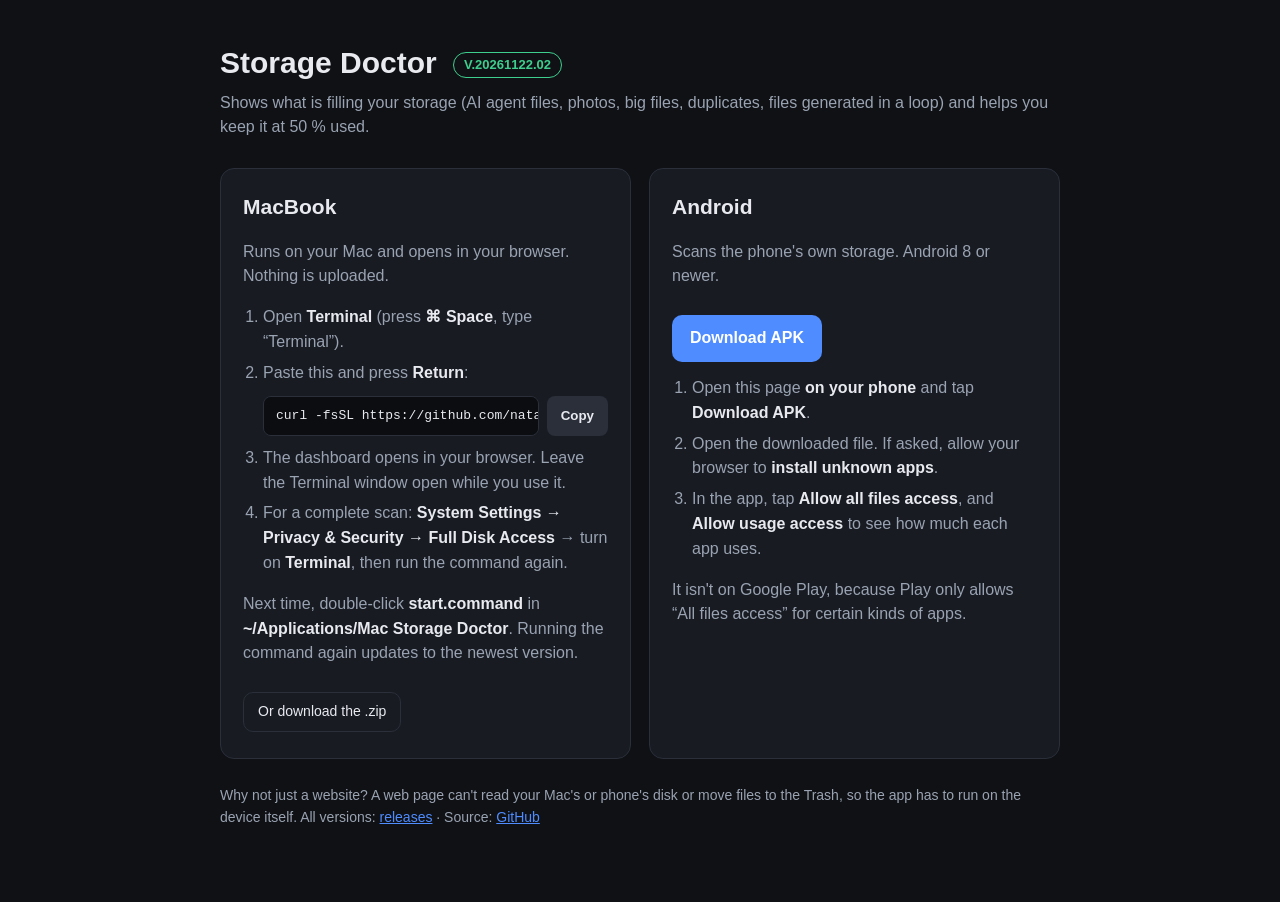
<file: docs/index.html>
<!doctype html>
<html lang="en">
<head>
<meta charset="utf-8">
<meta name="viewport" content="width=device-width, initial-scale=1">
<title>Storage Doctor: install for Mac and Android</title>
<style>
  :root { --bg:#0f1115; --card:#181b22; --line:#2a2f3a; --text:#e8eaf0; --muted:#9aa3b2; --accent:#4f8cff; --ok:#3ecf8e; }
  * { box-sizing: border-box; }
  body { margin:0; font:16px/1.55 -apple-system, BlinkMacSystemFont, "Segoe UI", Roboto, sans-serif; background:var(--bg); color:var(--text); }
  main { max-width:880px; margin:0 auto; padding:40px 20px 60px; }
  h1 { font-size:30px; margin:0 0 4px; }
  .ver { display:inline-block; font-size:13px; color:var(--ok); border:1px solid var(--ok); border-radius:999px; padding:2px 10px; margin-left:8px; vertical-align:middle; }
  .lead { color:var(--muted); margin:0 0 28px; }
  .grid { display:grid; grid-template-columns:repeat(auto-fit, minmax(320px, 1fr)); gap:18px; }
  .card { background:var(--card); border:1px solid var(--line); border-radius:14px; padding:22px; }
  .card h2 { margin:0 0 6px; font-size:21px; }
  .card p, .card li { color:var(--muted); }
  ol { padding-left:20px; margin:10px 0 0; }
  li { margin:6px 0; }
  b, strong { color:var(--text); }
  .btn { display:inline-block; background:var(--accent); color:#fff; text-decoration:none; font-weight:600; padding:11px 18px; border-radius:10px; margin:10px 0 4px; }
  .btn.alt { background:transparent; border:1px solid var(--line); color:var(--text); font-weight:500; padding:8px 14px; font-size:14px; }
  .cmd { display:flex; gap:8px; align-items:stretch; margin:10px 0; }
  code.c { flex:1; background:#0b0d11; border:1px solid var(--line); border-radius:8px; padding:10px 12px; font:13px/1.4 ui-monospace, Menlo, monospace; color:var(--text); overflow-x:auto; white-space:nowrap; }
  button.copy { background:var(--line); color:var(--text); border:0; border-radius:8px; padding:0 14px; cursor:pointer; font-weight:600; }
  .note { font-size:14px; color:var(--muted); margin-top:26px; }
  .note a, .card a:not(.btn) { color:var(--accent); }
</style>
</head>
<body>
<main>
  <h1>Storage Doctor <span class="ver">V.20261122.02</span></h1>
  <p class="lead">Shows what is filling your storage (AI agent files, photos, big files, duplicates, files generated in a loop) and helps you keep it at 50&nbsp;% used.</p>

  <div class="grid">
    <section class="card">
      <h2>MacBook</h2>
      <p>Runs on your Mac and opens in your browser. Nothing is uploaded.</p>
      <ol>
        <li>Open <b>Terminal</b> (press <b>⌘ Space</b>, type “Terminal”).</li>
        <li>Paste this and press <b>Return</b>:
          <div class="cmd"><code class="c" id="mac-cmd">curl -fsSL https://github.com/natadej/mac-storage-doctor/releases/latest/download/install.sh | bash</code><button class="copy" data-copy="mac-cmd">Copy</button></div>
        </li>
        <li>The dashboard opens in your browser. Leave the Terminal window open while you use it.</li>
        <li>For a complete scan: <b>System Settings → Privacy &amp; Security → Full Disk Access</b> → turn on <b>Terminal</b>, then run the command again.</li>
      </ol>
      <p>Next time, double-click <b>start.command</b> in <b>~/Applications/Mac Storage Doctor</b>. Running the command again updates to the newest version.</p>
      <a class="btn alt" href="https://github.com/natadej/mac-storage-doctor/releases/latest/download/MacStorageDoctor-mac.zip">Or download the .zip</a>
    </section>

    <section class="card">
      <h2>Android</h2>
      <p>Scans the phone's own storage. Android 8 or newer.</p>
      <a class="btn" href="https://github.com/natadej/mac-storage-doctor/releases/latest/download/StorageDoctor-android.apk">Download APK</a>
      <ol>
        <li>Open this page <b>on your phone</b> and tap <b>Download APK</b>.</li>
        <li>Open the downloaded file. If asked, allow your browser to <b>install unknown apps</b>.</li>
        <li>In the app, tap <b>Allow all files access</b>, and <b>Allow usage access</b> to see how much each app uses.</li>
      </ol>
      <p>It isn't on Google Play, because Play only allows “All files access” for certain kinds of apps.</p>
    </section>
  </div>

  <p class="note">Why not just a website? A web page can't read your Mac's or phone's disk or move files to the Trash, so the app has to run on the device itself.
  All versions: <a href="https://github.com/natadej/mac-storage-doctor/releases">releases</a> · Source: <a href="https://github.com/natadej/mac-storage-doctor">GitHub</a></p>
</main>
<script>
document.querySelectorAll("button.copy").forEach(b => b.addEventListener("click", () => {
  navigator.clipboard.writeText(document.getElementById(b.dataset.copy).textContent).then(() => {
    b.textContent = "Copied"; setTimeout(() => b.textContent = "Copy", 1500);
  });
}));
</script>
</body>
</html>
</file>
